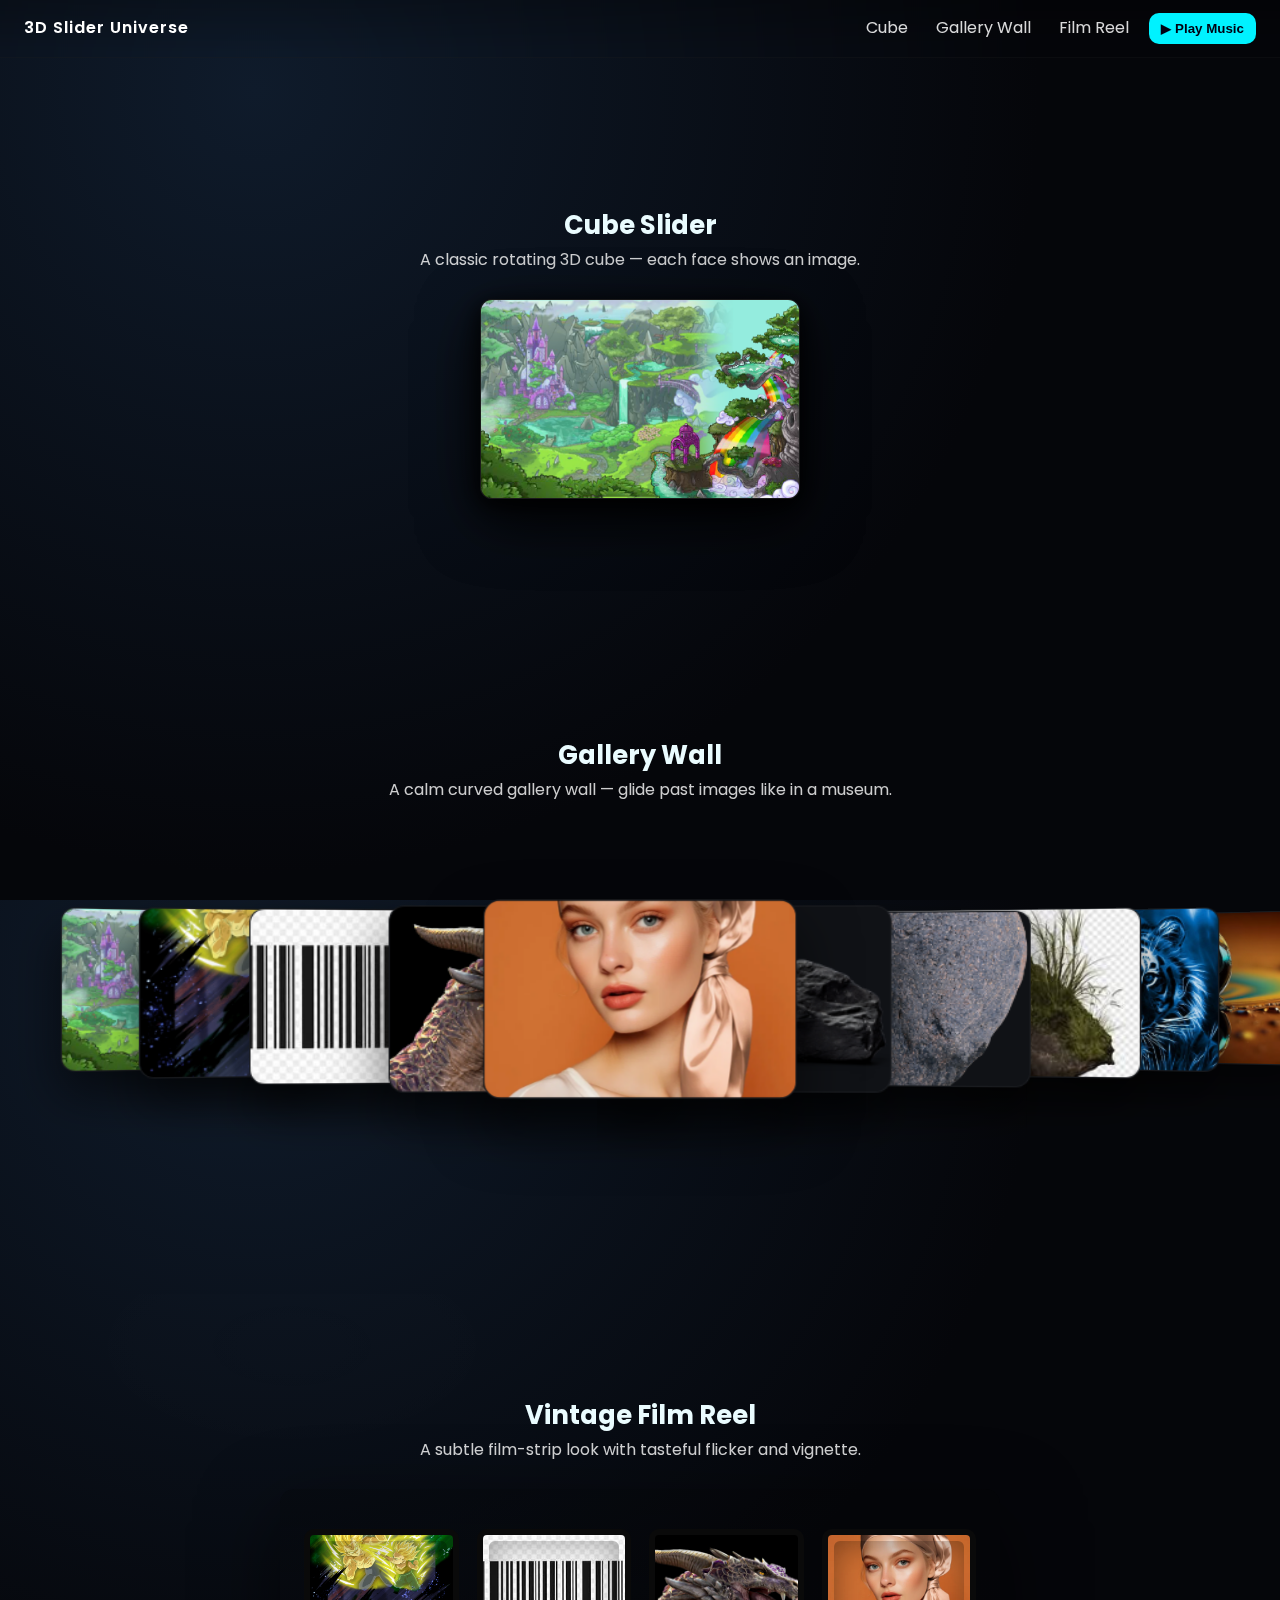
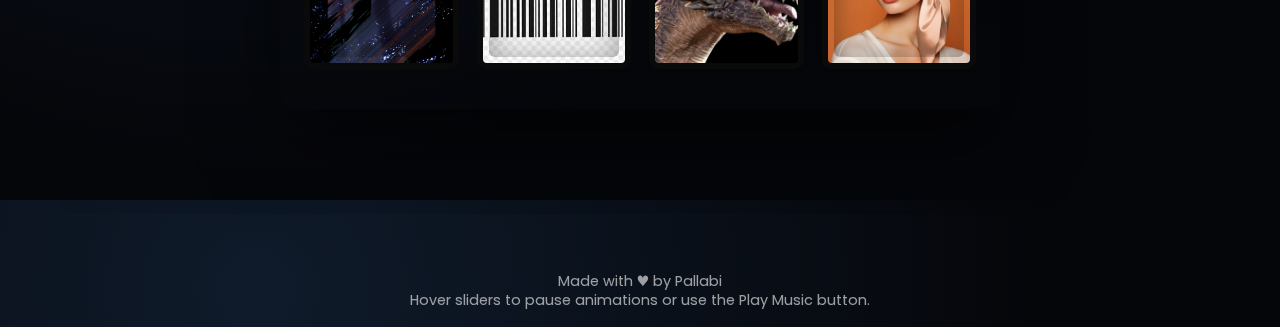
<file: index.html>
<!DOCTYPE html>
<html lang="en">
<head>
  <meta charset="utf-8" />
  <meta name="viewport" content="width=device-width,initial-scale=1" />
  <title>3D Slider Universe — Classic Models</title>
  <link rel="stylesheet" href="style.css" />
</head>
<body>
  <header class="site-header">
    <div class="brand">3D Slider Universe</div>
    <nav class="top-nav">
      <a href="#cube">Cube</a>
      <a href="#wall">Gallery Wall</a>
      <a href="#film">Film Reel</a>
      <button id="play-btn" class="music-btn">▶ Play Music</button>
    </nav>
  </header>

  <!-- audio (no autoplay to satisfy browsers) -->
  <audio id="bg-sound" loop>
    <source src="sounds/ambient1.mp3" type="audio/mpeg" />
  </audio>

  <main>
    <!-- Section 1: Cube -->
    <section id="cube" class="section section-cube">
      <div class="section-inner">
        <h2 class="section-title">Cube Slider</h2>
        <p class="section-desc">A classic rotating 3D cube — each face shows an image.</p>

        <div class="cube-wrap">
          <div class="cube">
            <div class="face front"><img src="images/bg.png" alt=""></div>
            <div class="face right"><img src="images/bg2.png" alt=""></div>
            <div class="face back"><img src="images/code.jpeg" alt=""></div>
            <div class="face left"><img src="images/dragon1.jpg" alt=""></div>
            <div class="face top"><img src="images/mockup.png" alt=""></div>
            <div class="face bottom"><img src="images/rock1.png" alt=""></div>
          </div>
        </div>
      </div>
    </section>

    <!-- Section 2: Gallery Wall -->
    <section id="wall" class="section section-wall">
      <div class="section-inner">
        <h2 class="section-title">Gallery Wall</h2>
        <p class="section-desc">A calm curved gallery wall — glide past images like in a museum.</p>

        <div class="wall-wrap">
          <div class="wall">
            <div class="panel"><img src="images/bg.png" alt=""></div>
            <div class="panel"><img src="images/bg2.png" alt=""></div>
            <div class="panel"><img src="images/code.jpeg" alt=""></div>
            <div class="panel"><img src="images/dragon1.jpg" alt=""></div>
            <div class="panel"><img src="images/mockup.png" alt=""></div>
            <div class="panel"><img src="images/rock1.png" alt=""></div>
            <div class="panel"><img src="images/rock2.png" alt=""></div>
            <div class="panel"><img src="images/rock3.jpeg" alt=""></div>
            <div class="panel"><img src="images/img9.jpg" alt=""></div>
            <div class="panel"><img src="images/img10.jpg" alt=""></div>
          </div>
        </div>
      </div>
    </section>

    <!-- Section 3: Film Reel -->
    <section id="film" class="section section-film">
      <div class="section-inner">
        <h2 class="section-title">Vintage Film Reel</h2>
        <p class="section-desc">A subtle film-strip look with tasteful flicker and vignette.</p>

        <div class="film-wrap">
          <div class="reel">
            <div class="frame"><img src="images/bg2.png" alt=""></div>
            <div class="frame"><img src="images/code.jpeg" alt=""></div>
            <div class="frame"><img src="images/dragon1.jpg" alt=""></div>
            <div class="frame"><img src="images/mockup.png" alt=""></div>
          </div>
        </div>
      </div>
    </section>
  </main>

  <footer class="site-footer">
    <div>Made with ♥ by Pallabi</div>
    <div class="small">Hover sliders to pause animations or use the Play Music button.</div>
  </footer>

  <script src="script.js"></script>
</body>
</html>
</file>
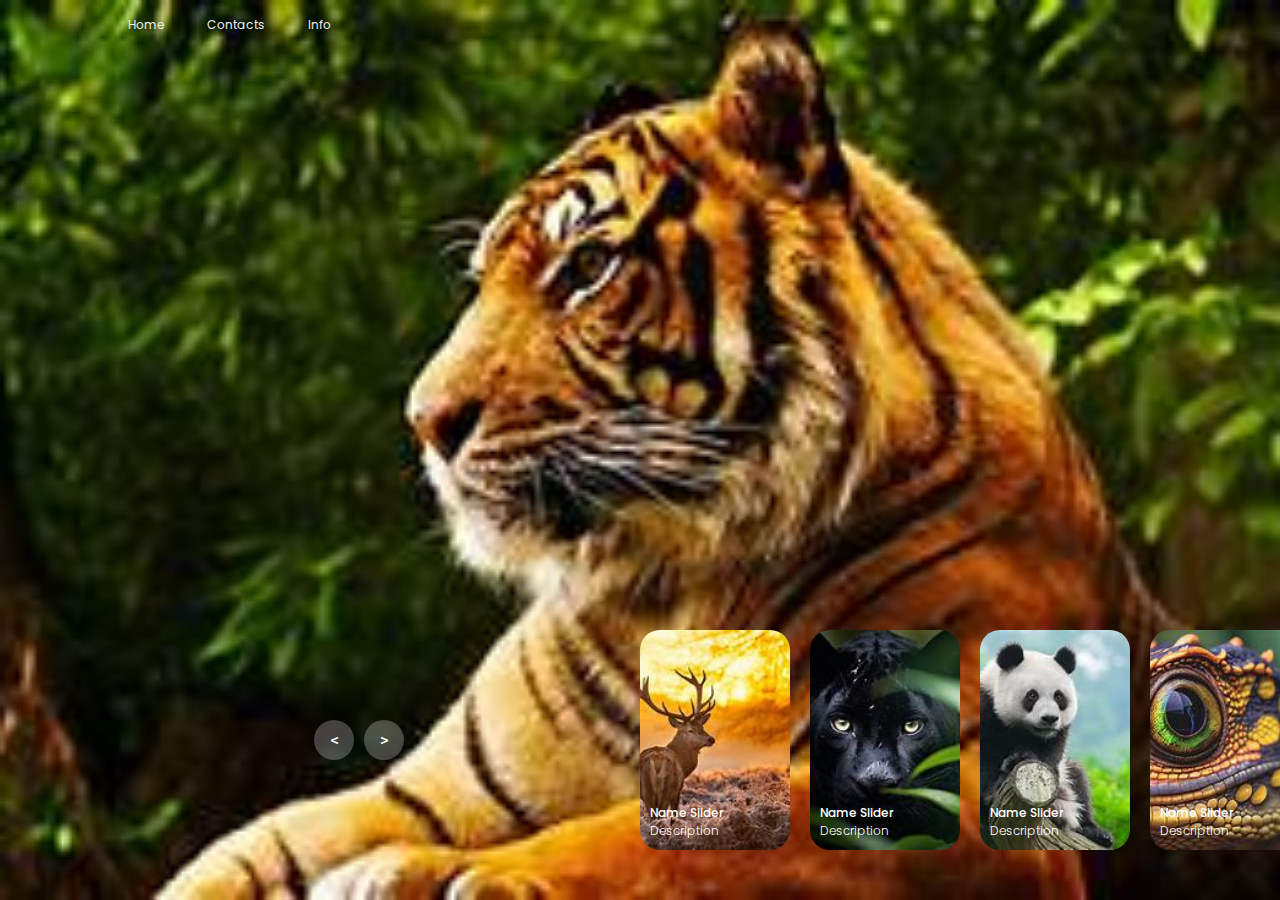
<file: index1.html>
<!DOCTYPE html>
<html lang="en">
<head>
    <meta charset="UTF-8">
    <meta name="viewport" content="width=device-width, initial-scale=1.0">
    <title>Document</title>
    <link rel="stylesheet" href="style1.css">
</head>
<body>
    <header>
        <nav>
            <a href="">Home</a>
            <a href="">Contacts</a>
            <a href="">Info</a>
        </nav>
    </header>

    <!-- carousel -->
    <div class="carousel">
        <!-- list item -->
        <div class="list">
            <!-- Slide 1 -->
            <div class="item">
                <img src="images/Animal1.jpg">
                <div class="content">
                    <div class="author">PallabiX</div>
                    <div class="title">DESIGN SLIDER</div>
                    <div class="topic">ANIMAL</div>
                    <div class="des">Lorem ipsum dolor sit amet consectetur adipisicing elit.</div>
                    <div class="buttons"><button>Look</button><button>Enjoy</button></div>
                </div>
            </div>

            <!-- Slide 2 -->
            <div class="item">
                <img src="images/Animal2.jpg">
                <div class="content">
                    <div class="author">PallabiX</div>
                    <div class="title">DESIGN SLIDER</div>
                    <div class="topic">ANIMAL</div>
                    <div class="des">Lorem ipsum dolor sit amet consectetur adipisicing elit.</div>
                    <div class="buttons"><button>Look</button><button>Enjoy</button></div>
                </div>
            </div>

            <!-- Slide 3 -->
            <div class="item">
                <img src="images/Animal3.jpg">
                <div class="content">
                    <div class="author">PallabiX</div>
                    <div class="title">DESIGN SLIDER</div>
                    <div class="topic">ANIMAL</div>
                    <div class="des">Lorem ipsum dolor sit amet consectetur adipisicing elit.</div>
                    <div class="buttons"><button>Look</button><button>Enjoy</button></div>
                </div>
            </div>

            <!-- Slide 4 -->
            <div class="item">
                <img src="images/Animal4.jpg">
                <div class="content">
                    <div class="author">Pallabix</div>
                    <div class="title">DESIGN SLIDER</div>
                    <div class="topic">ANIMAL</div>
                    <div class="des">Lorem ipsum dolor sit amet consectetur adipisicing elit.</div>
                    <div class="buttons"><button>Look</button><button>Enjoy</button></div>
                </div>
            </div>

            <!-- Slide 5 -->
            <div class="item">
                <img src="images/Animal5.jpg">
                <div class="content">
                    <div class="author">PallabiX</div>
                    <div class="title">DESIGN SLIDER</div>
                    <div class="topic">ANIMAL</div>
                    <div class="des">Lorem ipsum dolor sit amet consectetur adipisicing elit.</div>
                    <div class="buttons"><button>Look</button><button>Enjoy</button></div>
                </div>
            </div>

            <!-- Slide 6 -->
            <div class="item">
                <img src="images/Animal6.jpg">
                <div class="content">
                    <div class="author">PallabiX</div>
                    <div class="title">DESIGN SLIDER</div>
                    <div class="topic">ANIMAL</div>
                    <div class="des">Lorem ipsum dolor sit amet consectetur adipisicing elit.</div>
                    <div class="buttons"><button>Look</button><button>Enjoy</button></div>
                </div>
            </div>

            <!-- Slide 7 -->
            <div class="item">
                <img src="images/Animal7.jpg">
                <div class="content">
                    <div class="author">PallabiX</div>
                    <div class="title">DESIGN SLIDER</div>
                    <div class="topic">ANIMAL</div>
                    <div class="des">Lorem ipsum dolor sit amet consectetur adipisicing elit.</div>
                    <div class="buttons"><button>Look</button><button>Enjoy</button></div>
                </div>
            </div>

            <!-- Slide 8 -->
            <div class="item">
                <img src="images/Animal8.jpg">
                <div class="content">
                    <div class="author">PallabiX</div>
                    <div class="title">DESIGN SLIDER</div>
                    <div class="topic">ANIMAL</div>
                    <div class="des">Lorem ipsum dolor sit amet consectetur adipisicing elit.</div>
                    <div class="buttons"><button>Look</button><button>Enjoy</button></div>
                </div>
            </div>
        </div>

        <!-- Thumbnails -->
        <div class="thumbnail">
            <div class="item"><img src="images/Animal1.jpg"><div class="content"><div class="title">Name Slider</div><div class="description">Description</div></div></div>
            <div class="item"><img src="images/Animal2.jpg"><div class="content"><div class="title">Name Slider</div><div class="description">Description</div></div></div>
            <div class="item"><img src="images/Animal3.jpg"><div class="content"><div class="title">Name Slider</div><div class="description">Description</div></div></div>
            <div class="item"><img src="images/Animal4.jpg"><div class="content"><div class="title">Name Slider</div><div class="description">Description</div></div></div>
            <div class="item"><img src="images/Animal5.jpg"><div class="content"><div class="title">Name Slider</div><div class="description">Description</div></div></div>
            <div class="item"><img src="images/Animal6.jpg"><div class="content"><div class="title">Name Slider</div><div class="description">Description</div></div></div>
            <div class="item"><img src="images/Animal7.jpg"><div class="content"><div class="title">Name Slider</div><div class="description">Description</div></div></div>
            <div class="item"><img src="images/Animal8.jpg"><div class="content"><div class="title">Name Slider</div><div class="description">Description</div></div></div>
        </div>

        <!-- controls -->
        <div class="arrows">
            <button id="prev"><</button>
            <button id="next">></button>
        </div>
        <div class="time"></div>
    </div>

    <script src="app.js"></script>
</body>
</html>
</file>
<file: style.css>
/* Shared / base */
@import url('https://fonts.googleapis.com/css2?family=Poppins:wght@300;400;600&display=swap');

:root{
  --bg:#07070a;
  --accent: #00f2ff;
  --glass: rgba(255,255,255,0.04);
  --panel-w: 320px;
  --panel-h: 200px;
}

*{box-sizing:border-box;margin:0;padding:0}
html,body{height:100%}
body{
  background: radial-gradient(circle at 20% 10%, #0f1b2b 0%, #05060a 60%);
  color:#fff;
  font-family:'Poppins',system-ui,Segoe UI,Roboto,Arial;
  -webkit-font-smoothing:antialiased;
  line-height:1.3;
  overflow-y:auto;
}

/* header */
.site-header{
  position:sticky;top:0;z-index:50;
  display:flex;justify-content:space-between;align-items:center;
  padding:10px 24px;background:linear-gradient(180deg, rgba(0,0,0,0.25), transparent);
  backdrop-filter: blur(6px);
  border-bottom:1px solid rgba(255,255,255,0.03);
}
.brand{font-weight:600;letter-spacing:1px}
.top-nav{display:flex;gap:12px;align-items:center}
.top-nav a{color:rgba(255,255,255,0.85);text-decoration:none;padding:8px;border-radius:8px;transition:all .2s}
.top-nav a:hover{background:var(--glass)}
.music-btn{background:var(--accent);border:none;padding:8px 12px;border-radius:10px;color:#001;font-weight:600;cursor:pointer}
.music-btn:active{transform:scale(.98)}

/* layout */
main{max-width:1200px;margin:36px auto;padding:0 20px;display:flex;flex-direction:column;gap:80px}
.section{min-height:520px;display:flex;align-items:center;justify-content:center;padding:40px;border-radius:12px}
.section-inner{width:100%;max-width:1100px;margin:auto;text-align:center}
.section-title{font-size:1.6rem;margin-bottom:8px;color:#eafcff}
.section-desc{opacity:.8;margin-bottom:28px}

/* === Cube Slider (classic) === */
.cube-wrap{display:flex;justify-content:center;align-items:center}
.cube{
  width: var(--panel-w); height: var(--panel-h);
  position:relative;transform-style:preserve-3d;
  animation: cube-rotate 12s infinite linear;
  transition: transform .6s;
}
.cube .face{
  position:absolute; inset:0;
  display:flex;align-items:center;justify-content:center;
  border-radius:12px;overflow:hidden;
  background:#111;box-shadow:0 20px 60px rgba(0,0,0,.6), 0 6px 20px rgba(0,0,0,.5);
  border:1px solid rgba(255,255,255,.04);
}
.cube .face img{width:100%;height:100%;object-fit:cover;display:block}

/* faces placement for a cube sized to panel dims */
.cube .front  { transform: translateZ(calc(var(--panel-h) / 2)); }
.cube .back   { transform: rotateY(180deg) translateZ(calc(var(--panel-h) / 2)); }
.cube .right  { transform: rotateY(90deg) translateZ(calc(var(--panel-h) / 2)); }
.cube .left   { transform: rotateY(-90deg) translateZ(calc(var(--panel-h) / 2)); }
.cube .top    { transform: rotateX(90deg) translateZ(calc(var(--panel-h) / 2)); }
.cube .bottom { transform: rotateX(-90deg) translateZ(calc(var(--panel-h) / 2)); }

/* subtle hover tilt to add elegance */
.section-cube .cube:hover{ animation-play-state:paused; transform: rotateX(6deg) rotateY(12deg) }

/* cube animation */
@keyframes cube-rotate{
  0%{transform: rotateX(-8deg) rotateY(0deg)}
  50%{transform: rotateX(-6deg) rotateY(180deg)}
  100%{transform: rotateX(-8deg) rotateY(360deg)}
}

/* === Gallery Wall (curved calm wall) === */
.wall-wrap{display:flex;justify-content:center;align-items:center;perspective:1400px}
.wall{
  width:640px;height:340px;position:relative;transform-style:preserve-3d;
  animation: wall-pan 22s infinite linear;
}
.wall .panel{
  position:absolute;left:50%;top:50%;transform-origin:center center;
  width:220px;height:140px;margin:-70px 0 0 -110px;border-radius:12px;overflow:hidden;
  background:#101216;border:1px solid rgba(255,255,255,.04);
  box-shadow:0 20px 40px rgba(0,0,0,.6);
  transition:transform .6s, box-shadow .4s;
}
.wall .panel img{width:100%;height:100%;object-fit:cover;display:block}

/* we place 10 panels along a curve (gentle arc) */
.wall .panel:nth-child(1)  { transform: translateX(-380px) translateZ(200px) rotateY(20deg) scale(.98) translateY(-8px); }
.wall .panel:nth-child(2)  { transform: translateX(-300px) translateZ(240px) rotateY(12deg) scale(.995) translateY(-5px); }
.wall .panel:nth-child(3)  { transform: translateX(-200px) translateZ(280px) rotateY(6deg)  scale(1) translateY(-2px); }
.wall .panel:nth-child(4)  { transform: translateX(-80px)  translateZ(320px) rotateY(2deg)  scale(1.03); }
.wall .panel:nth-child(5)  { transform: translateX(0px)     translateZ(360px) rotateY(0deg)   scale(1.06); }
.wall .panel:nth-child(6)  { transform: translateX(80px)    translateZ(320px) rotateY(-2deg) scale(1.03); }
.wall .panel:nth-child(7)  { transform: translateX(200px)   translateZ(280px) rotateY(-6deg) scale(1); }
.wall .panel:nth-child(8)  { transform: translateX(300px)   translateZ(240px) rotateY(-12deg)scale(.995) translateY(-5px); }
.wall .panel:nth-child(9)  { transform: translateX(380px)   translateZ(200px) rotateY(-20deg)scale(.98) translateY(-8px); }
.wall .panel:nth-child(10) { transform: translateX(480px)   translateZ(160px) rotateY(-26deg)scale(.95) translateY(-10px); }

/* hover pause */
.section-wall:hover .wall{ animation-play-state:paused }
.wall .panel:hover{ transform: translateZ(420px) scale(1.08); box-shadow:0 30px 80px rgba(0,0,0,.7) }

/* wall animation (slow pan + breathe) */
@keyframes wall-pan{
  0%{ transform: translateZ(0) rotateY(0deg) }
  50%{ transform: translateZ(0) rotateY(-6deg) }
  100%{ transform: translateZ(0) rotateY(0deg) }
}

/* === Film Reel (vintage touch) === */
.film-wrap{display:flex;justify-content:center;align-items:center}
.reel{
  width:720px;height:220px;display:flex;gap:18px;align-items:center;justify-content:center;
  background:linear-gradient(180deg, rgba(0,0,0,0.25), rgba(0,0,0,0.1));
  padding:24px;border-radius:14px;box-shadow:0 30px 80px rgba(0,0,0,.6);
  animation: film-scroll 10s infinite linear;
  overflow:hidden;
}
.reel .frame{
  width:220px;height:140px;border-radius:10px;overflow:hidden;border:6px solid rgba(0,0,0,.4);
  background:#111;box-shadow:inset 0 0 60px rgba(0,0,0,.5);
  position:relative;transform-origin:center center;
}
.reel .frame img{width:100%;height:100%;object-fit:cover}
.reel .frame::before{
  content:'';position:absolute;left:6px;top:6px;right:6px;bottom:6px;border-radius:6px;
  box-shadow:inset 0 2px 30px rgba(0,0,0,.35);
  pointer-events:none;
}

/* film flicker */
@keyframes film-scroll{
  0%{ transform: translateX(0) }
  100%{ transform: translateX(-40px) }
}
.reel .frame:hover{ transform: scale(1.04); filter: saturate(1.05) }

/* subtle film projector flicker overlay (use pseudo-element) */
.section-film{ position:relative; overflow:hidden }
.section-film::after{
  content:'';position:absolute;inset:0;pointer-events:none;
  background: radial-gradient(ellipse at 20% 10%, rgba(255,255,255,0.02), transparent 20%),
              linear-gradient(transparent 40%, rgba(0,0,0,0.18) 100%);
  mix-blend-mode: overlay;
  animation: flicker 3.2s infinite;
  opacity:.6;
}
@keyframes flicker{
  0%{opacity:.55} 10%{opacity:.6} 20%{opacity:.5} 30%{opacity:.62} 100%{opacity:.55}
}

/* footer */
.site-footer{padding:18px 24px;text-align:center;color:rgba(255,255,255,.6);font-size:.9rem;margin-top:40px}

/* responsive */
@media (max-width:1000px){
  :root{--panel-w:260px;--panel-h:160px}
  .wall{width:540px;height:280px}
  .reel{width:100%;padding:16px;gap:12px}
}
@media (max-width:720px){
  main{gap:48px}
  .cube{width:260px;height:160px}
  .wall{transform:scale(.88);overflow-x:auto; padding:10px}
  .reel{flex-wrap:nowrap;overflow-x:auto}
  .wall .panel{width:180px;height:110px}
  .reel .frame{width:160px;height:100px}
  .section{padding:28px}
}
</file>
<file: style1.css>
@import url('https://fonts.googleapis.com/css2?family=Poppins:ital,wght@0,100;0,200;0,300;0,400;0,500;0,600;0,700;0,800;0,900;1,100;1,200;1,300;1,400;1,500;1,600;1,700;1,800;1,900&display=swap');
body{
    margin: 0;
    background-color: #000;
    color: #eee;
    font-family: Poppins;
    font-size: 12px;
}
a{
    text-decoration: none;
}
header{
    width: 1140px;
    max-width: 80%;
    margin: auto;
    height: 50px;
    display: flex;
    align-items: center;
    position: relative;
    z-index: 100;
}
header a{
    color: #eee;
    margin-right: 40px;
}
/* carousel */
.carousel{
    height: 100vh;
    margin-top: -50px;
    width: 100vw;
    overflow: hidden;
    position: relative;
}
.carousel .list .item{
    width: 100%;
    height: 100%;
    position: absolute;
    inset: 0 0 0 0;
}
.carousel .list .item img{
    width: 100%;
    height: 100%;
    object-fit: cover;
}
.carousel .list .item .content{
    position: absolute;
    top: 20%;
    width: 1140px;
    max-width: 80%;
    left: 50%;
    transform: translateX(-50%);
    padding-right: 30%;
    box-sizing: border-box;
    color: #fff;
    text-shadow: 0 5px 10px #0004;
}
.carousel .list .item .author{
    font-weight: bold;
    letter-spacing: 10px;
}
.carousel .list .item .title,
.carousel .list .item .topic{
    font-size: 5em;
    font-weight: bold;
    line-height: 1.3em;
}
.carousel .list .item .topic{
    color: #f1683a;
}
.carousel .list .item .buttons{
    display: grid;
    grid-template-columns: repeat(2, 130px);
    grid-template-rows: 40px;
    gap: 5px;
    margin-top: 20px;
}
.carousel .list .item .buttons button{
    border: none;
    background-color: #eee;
    letter-spacing: 3px;
    font-family: Poppins;
    font-weight: 500;
}
.carousel .list .item .buttons button:nth-child(2){
    background-color: transparent;
    border: 1px solid #fff;
    color: #eee;
}
/* thumbail */
.thumbnail{
    position: absolute;
    bottom: 50px;
    left: 50%;
    width: max-content;
    z-index: 100;
    display: flex;
    gap: 20px;
}
.thumbnail .item{
    width: 150px;
    height: 220px;
    flex-shrink: 0;
    position: relative;
}
.thumbnail .item img{
    width: 100%;
    height: 100%;
    object-fit: cover;
    border-radius: 20px;
}
.thumbnail .item .content{
    color: #fff;
    position: absolute;
    bottom: 10px;
    left: 10px;
    right: 10px;
}
.thumbnail .item .content .title{
    font-weight: 500;
}
.thumbnail .item .content .description{
    font-weight: 300;
}
/* arrows */
.arrows{
    position: absolute;
    top: 80%;
    right: 52%;
    z-index: 100;
    width: 300px;
    max-width: 30%;
    display: flex;
    gap: 10px;
    align-items: center;
}
.arrows button{
    width: 40px;
    height: 40px;
    border-radius: 50%;
    background-color: #eee4;
    border: none;
    color: #fff;
    font-family: monospace;
    font-weight: bold;
    transition: .5s;
}
.arrows button:hover{
    background-color: #fff;
    color: #000;
}

/* animation */
.carousel .list .item:nth-child(1){
    z-index: 1;
}

/* animation text in first item */

.carousel .list .item:nth-child(1) .content .author,
.carousel .list .item:nth-child(1) .content .title,
.carousel .list .item:nth-child(1) .content .topic,
.carousel .list .item:nth-child(1) .content .des,
.carousel .list .item:nth-child(1) .content .buttons
{
    transform: translateY(50px);
    filter: blur(20px);
    opacity: 0;
    animation: showContent .5s 1s linear 1 forwards;
}
@keyframes showContent{
    to{
        transform: translateY(0px);
        filter: blur(0px);
        opacity: 1;
    }
}
.carousel .list .item:nth-child(1) .content .title{
    animation-delay: 1.2s!important;
}
.carousel .list .item:nth-child(1) .content .topic{
    animation-delay: 1.4s!important;
}
.carousel .list .item:nth-child(1) .content .des{
    animation-delay: 1.6s!important;
}
.carousel .list .item:nth-child(1) .content .buttons{
    animation-delay: 1.8s!important;
}
/* create animation when next click */
.carousel.next .list .item:nth-child(1) img{
    width: 150px;
    height: 220px;
    position: absolute;
    bottom: 50px;
    left: 50%;
    border-radius: 30px;
    animation: showImage .5s linear 1 forwards;
}
@keyframes showImage{
    to{
        bottom: 0;
        left: 0;
        width: 100%;
        height: 100%;
        border-radius: 0;
    }
}

.carousel.next .thumbnail .item:nth-last-child(1){
    overflow: hidden;
    animation: showThumbnail .5s linear 1 forwards;
}
.carousel.prev .list .item img{
    z-index: 100;
}
@keyframes showThumbnail{
    from{
        width: 0;
        opacity: 0;
    }
}
.carousel.next .thumbnail{
    animation: effectNext .5s linear 1 forwards;
}

@keyframes effectNext{
    from{
        transform: translateX(150px);
    }
}

/* running time */

.carousel .time{
    position: absolute;
    z-index: 1000;
    width: 0%;
    height: 3px;
    background-color: #f1683a;
    left: 0;
    top: 0;
}

.carousel.next .time,
.carousel.prev .time{
    animation: runningTime 3s linear 1 forwards;
}
@keyframes runningTime{
    from{ width: 100%}
    to{width: 0}
}


/* prev click */

.carousel.prev .list .item:nth-child(2){
    z-index: 2;
}

.carousel.prev .list .item:nth-child(2) img{
    animation: outFrame 0.5s linear 1 forwards;
    position: absolute;
    bottom: 0;
    left: 0;
}
@keyframes outFrame{
    to{
        width: 150px;
        height: 220px;
        bottom: 50px;
        left: 50%;
        border-radius: 20px;
    }
}

.carousel.prev .thumbnail .item:nth-child(1){
    overflow: hidden;
    opacity: 0;
    animation: showThumbnail .5s linear 1 forwards;
}
.carousel.next .arrows button,
.carousel.prev .arrows button{
    pointer-events: none;
}
.carousel.prev .list .item:nth-child(2) .content .author,
.carousel.prev .list .item:nth-child(2) .content .title,
.carousel.prev .list .item:nth-child(2) .content .topic,
.carousel.prev .list .item:nth-child(2) .content .des,
.carousel.prev .list .item:nth-child(2) .content .buttons
{
    animation: contentOut 1.5s linear 1 forwards!important;
}

@keyframes contentOut{
    to{
        transform: translateY(-150px);
        filter: blur(20px);
        opacity: 0;
    }
}
@media screen and (max-width: 678px) {
    .carousel .list .item .content{
        padding-right: 0;
    }
    .carousel .list .item .content .title{
        font-size: 30px;
    }
}
</file>
